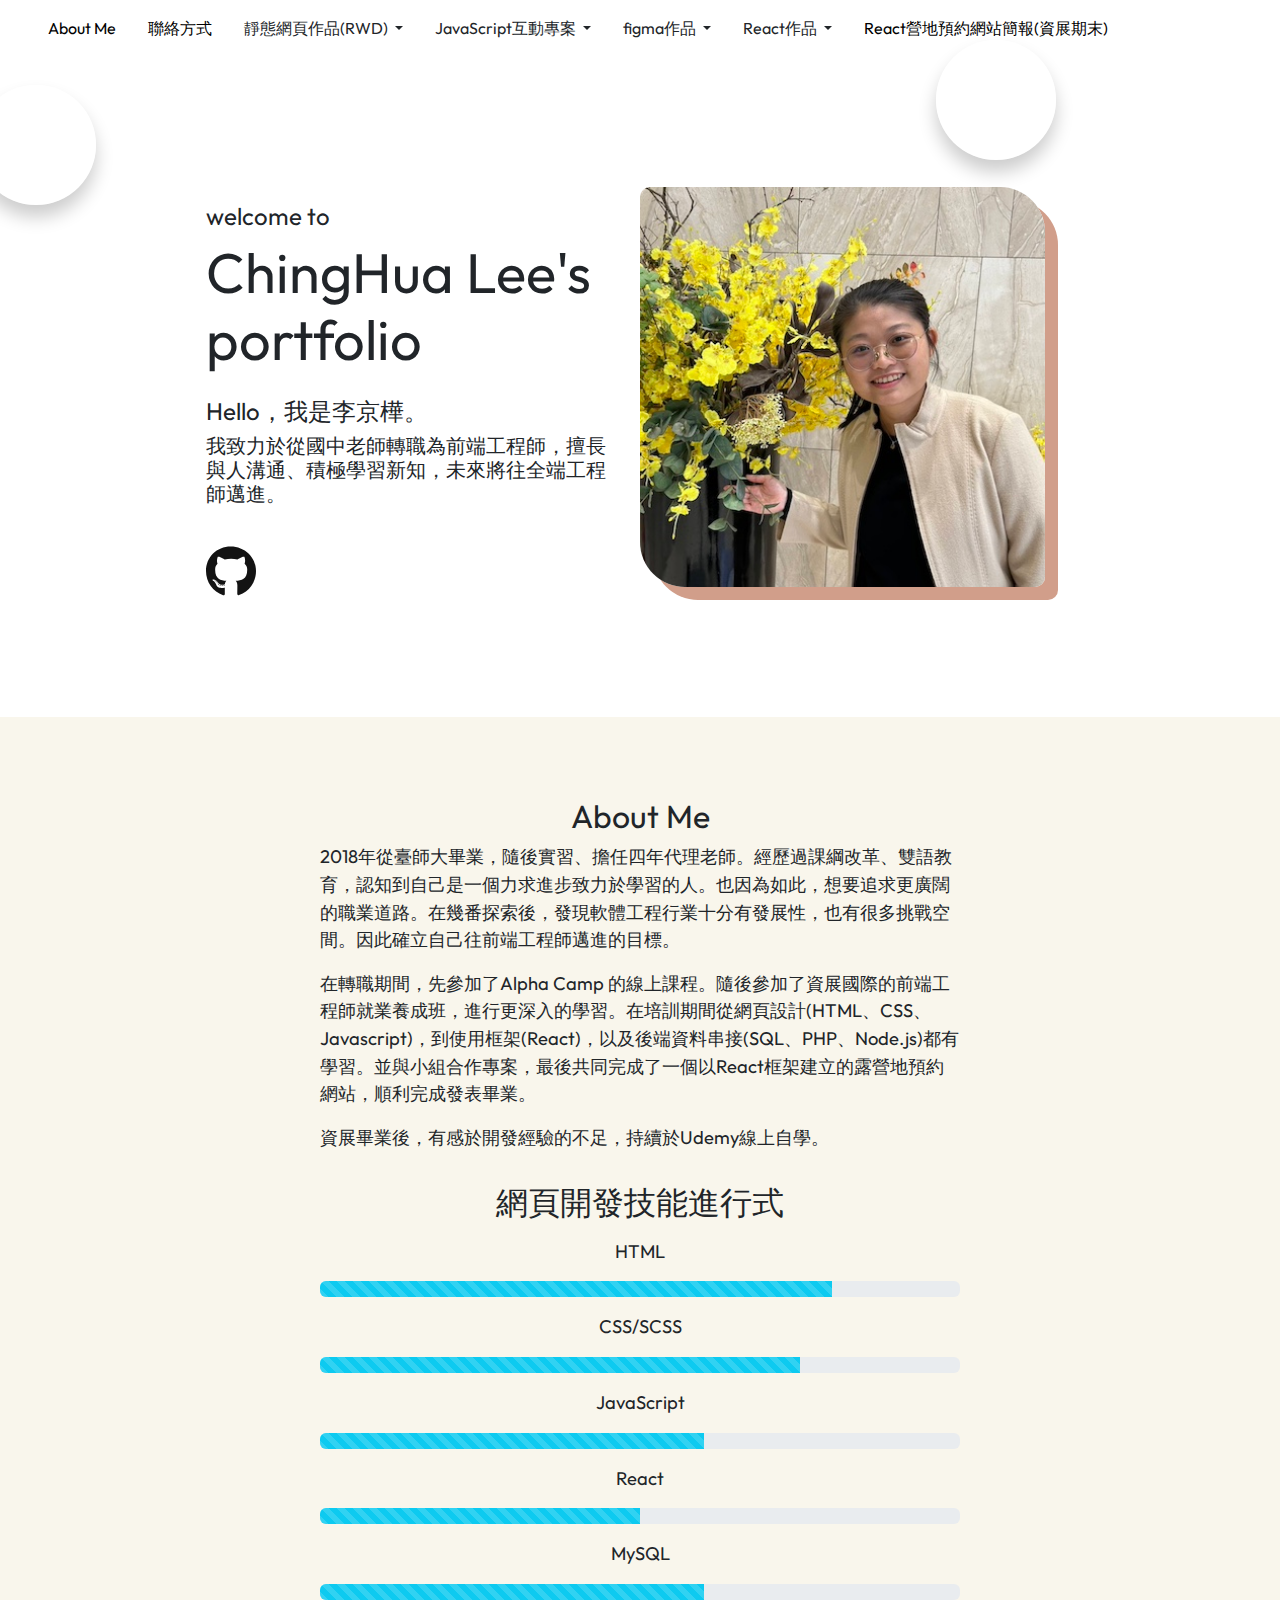
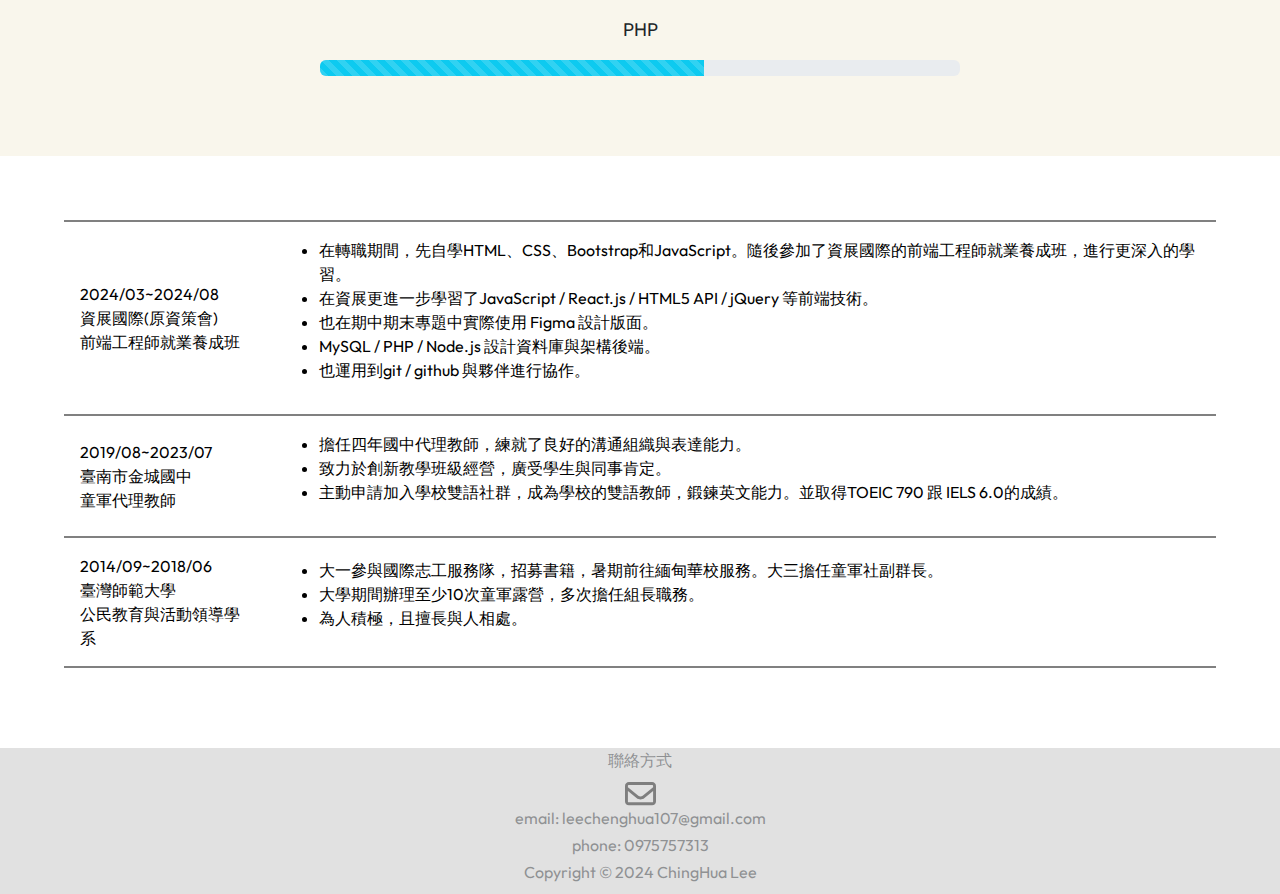
<file: index.html>
<!DOCTYPE html>
<html lang="en">
  <head>
    <meta charset="UTF-8" />
    <meta name="viewport" content="width=device-width, initial-scale=1.0" />
    <title>ChingHua的個人網頁</title>
    <link
      href="https://cdn.jsdelivr.net/npm/bootstrap@5.3.3/dist/css/bootstrap.min.css"
      rel="stylesheet"
      integrity="sha384-QWTKZyjpPEjISv5WaRU9OFeRpok6YctnYmDr5pNlyT2bRjXh0JMhjY6hW+ALEwIH"
      crossorigin="anonymous"
    />
    <link rel="preconnect" href="https://fonts.googleapis.com" />
    <link rel="preconnect" href="https://fonts.gstatic.com" crossorigin />
    <link
      href="https://fonts.googleapis.com/css2?family=Baloo+2&family=Outfit:wght@100..900&family=Roboto+Condensed:ital,wght@0,100..900;1,100..900&display=swap"
      rel="stylesheet"
    />
    <link rel="stylesheet" href="./styles/style.css" />
    <link rel="stylesheet" href="./styles/bubble.css" />
  </head>
  <body>
    <nav>
      <ul>
        <li><a href="#aboutMe">About Me</a></li>
        <li><a href="#footer">聯絡方式</a></li>
        <li class="nav-item dropdown">
          <a
            class="nav-link dropdown-toggle"
            href="#"
            role="button"
            data-bs-toggle="dropdown"
            aria-expanded="false"
          >
            靜態網頁作品(RWD)
          </a>
          <ul class="dropdown-menu">
            <li>
              <a target="_blank" href="./圍棋網站/index.html">圍棋網站</a>
            </li>
            <li>
              <a target="_blank" href="./日本旅遊網站/index.html"
                >日本旅遊網站</a
              >
            </li>
            <li>
              <a target="_blank" href="./AC resume/index.html">履歷切版練習</a>
            </li>
          </ul>
        </li>
        <li class="nav-item dropdown">
          <a
            class="nav-link dropdown-toggle"
            href="#"
            role="button"
            data-bs-toggle="dropdown"
            aria-expanded="false"
          >
            JavaScript互動專案
          </a>
          <ul class="dropdown-menu">
            <li>
              <a target="_blank" href="./成績計算網站/index.html"
                >成績計算網站</a
              >
            </li>
            <li>
              <a target="_blank" href="./貪食蛇遊戲/index.html">貪食蛇遊戲</a>
            </li>
            <li>
              <a target="_blank" href="./彈跳球遊戲/index.html">彈跳球遊戲</a>
            </li>
          </ul>
        </li>
        <li class="nav-item dropdown">
          <a
            class="nav-link dropdown-toggle"
            href="#"
            role="button"
            data-bs-toggle="dropdown"
            aria-expanded="false"
          >
            figma作品
          </a>
          <ul class="dropdown-menu">
            <li>
              <a
                target="_blank"
                href="https://www.figma.com/proto/jmiHXV4upZ4cz2iJnovz2p/%E7%87%9F%E5%9C%B0%E9%A0%90%E8%A8%82%E7%B6%B2%E7%AB%99%E8%A8%AD%E8%A8%88?node-id=2-30&node-type=frame&t=VEtl0X2ZYYajhAxS-0&scaling=min-zoom&content-scaling=fixed&page-id=0%3A1"
                >營地預約網站</a
              >
            </li>
            <li>
              <a
                target="_blank"
                href="https://www.figma.com/proto/jmiHXV4upZ4cz2iJnovz2p/%E7%87%9F%E5%9C%B0%E9%A0%90%E8%A8%82%E7%B6%B2%E7%AB%99%E8%A8%AD%E8%A8%88?node-id=32-1049&node-type=frame&t=VEtl0X2ZYYajhAxS-0&scaling=min-zoom&content-scaling=fixed&page-id=0%3A1"
                >網站設計</a
              >
            </li>
          </ul>
        </li>
        <li class="nav-item dropdown">
          <a
            class="nav-link dropdown-toggle"
            href="#"
            role="button"
            data-bs-toggle="dropdown"
            aria-expanded="false"
          >
            React作品
          </a>
          <ul class="dropdown-menu">
            <li>
              <a target="_blank" href="https://my-react-todo-xi.vercel.app/"
                >待辦事項清單</a
              >
            </li>
          </ul>
        </li>
        <li>
          <a
            target="_blank"
            href="https://www.canva.com/design/DAGVN6QQels/bsWk6JLCcGNNSsmJDkpBOg/view?utm_content=DAGVN6QQels&utm_campaign=designshare&utm_medium=link&utm_source=editor"
            >React營地預約網站簡報(資展期末)</a
          >
        </li>
      </ul>
    </nav>
    <main>
      <div id="background-wrap">
        <div class="bubble x1"></div>
        <div class="bubble x2"></div>
        <div class="bubble x3"></div>
        <div class="bubble x4"></div>
        <div class="bubble x5"></div>
      </div>
      <section class="main-area">
        <div class="info">
          <h2>welcome to</h2>
          <h1>ChingHua Lee's portfolio</h1>
          <h2>Hello，我是李京樺。</h2>
          <h3>
            我致力於從國中老師轉職為前端工程師，擅長與人溝通、積極學習新知，未來將往全端工程師邁進。
          </h3>
          <a
            href="https://github.com/leechinghua/leechinghua.github.io"
            class="githubLink"
          >
            <svg
              xmlns="http://www.w3.org/2000/svg"
              width="50"
              height="50"
              viewBox="0 0 60 59"
              fill="none"
              class="githubSVG"
            >
              <path
                d="M20.0685 47.1048C20.0685 47.3468 19.7903 47.5403 19.4395 47.5403C19.0403 47.5766 18.7621 47.3831 18.7621 47.1048C18.7621 46.8629 19.0403 46.6694 19.3911 46.6694C19.754 46.6331 20.0685 46.8266 20.0685 47.1048ZM16.3065 46.5605C16.2218 46.8024 16.4637 47.0806 16.8266 47.1532C17.1411 47.2742 17.504 47.1532 17.5766 46.9113C17.6492 46.6694 17.4194 46.3911 17.0565 46.2823C16.7419 46.1976 16.3911 46.3186 16.3065 46.5605ZM21.6532 46.3548C21.3024 46.4395 21.0605 46.6694 21.0968 46.9476C21.1331 47.1895 21.4476 47.3468 21.8105 47.2621C22.1613 47.1774 22.4032 46.9476 22.3669 46.7056C22.3306 46.4758 22.004 46.3186 21.6532 46.3548ZM29.6129 0C12.8347 0 0 12.7379 0 29.5161C0 42.9315 8.44355 54.4113 20.504 58.4516C22.0524 58.7298 22.5968 57.7742 22.5968 56.9879C22.5968 56.2379 22.5605 52.1008 22.5605 49.5605C22.5605 49.5605 14.0927 51.375 12.3145 45.9556C12.3145 45.9556 10.9355 42.4355 8.95161 41.5282C8.95161 41.5282 6.18145 39.629 9.14516 39.6653C9.14516 39.6653 12.1573 39.9073 13.8145 42.7863C16.4637 47.4556 20.9032 46.1129 22.6331 45.3145C22.9113 43.379 23.6976 42.0363 24.5685 41.2379C17.8065 40.4879 10.9839 39.5081 10.9839 27.871C10.9839 24.5444 11.9032 22.875 13.8387 20.746C13.5242 19.9597 12.496 16.7177 14.1532 12.5323C16.6814 11.746 22.5 15.7984 22.5 15.7984C24.9194 15.121 27.5202 14.7702 30.0968 14.7702C32.6734 14.7702 35.2742 15.121 37.6935 15.7984C37.6935 15.7984 43.5121 11.7339 46.0403 12.5323C47.6976 16.7298 46.6694 19.9597 46.3548 20.746C48.2903 22.8871 49.4758 24.5565 49.4758 27.871C49.4758 39.5444 42.3508 40.4758 35.5887 41.2379C36.7016 42.1936 37.6452 44.0081 37.6452 46.8508C37.6452 50.9274 37.6089 55.9718 37.6089 56.9637C37.6089 57.75 38.1653 58.7056 39.7016 58.4274C51.7984 54.4113 60 42.9315 60 29.5161C60 12.7379 46.3911 0 29.6129 0ZM11.7581 41.7218C11.6008 41.8427 11.6371 42.121 11.8427 42.3508C12.0363 42.5444 12.3145 42.629 12.4718 42.4718C12.629 42.3508 12.5927 42.0726 12.3871 41.8427C12.1935 41.6492 11.9153 41.5645 11.7581 41.7218ZM10.4516 40.7419C10.3669 40.8992 10.4879 41.0927 10.7298 41.2137C10.9234 41.3347 11.1653 41.2984 11.25 41.129C11.3347 40.9718 11.2137 40.7782 10.9718 40.6573C10.7298 40.5847 10.5363 40.621 10.4516 40.7419ZM14.371 45.0484C14.1774 45.2056 14.25 45.5686 14.5282 45.7984C14.8065 46.0766 15.1573 46.1129 15.3145 45.9194C15.4718 45.7621 15.3992 45.3992 15.1573 45.1694C14.8911 44.8911 14.5282 44.8548 14.371 45.0484ZM12.9919 43.2702C12.7984 43.3911 12.7984 43.7056 12.9919 43.9839C13.1855 44.2621 13.5121 44.3831 13.6694 44.2621C13.8629 44.1048 13.8629 43.7903 13.6694 43.5121C13.5 43.2339 13.1855 43.1129 12.9919 43.2702Z"
                fill="#131313"
              />
            </svg>
          </a>
        </div>
        <div class="img-area">
          <img src="./img/169116.jpg" class="avatar" alt="個人照片" />
        </div>
      </section>
      <section class="about-me" id="aboutMe">
        <section class="description">
          <h2>About Me</h2>
          <p>
            2018年從臺師大畢業，隨後實習、擔任四年代理老師。經歷過課綱改革、雙語教育，認知到自己是一個力求進步致力於學習的人。也因為如此，想要追求更廣闊的職業道路。在幾番探索後，發現軟體工程行業十分有發展性，也有很多挑戰空間。因此確立自己往前端工程師邁進的目標。
          </p>
          <p>
            在轉職期間，先參加了Alpha Camp
            的線上課程。隨後參加了資展國際的前端工程師就業養成班，進行更深入的學習。在培訓期間從網頁設計(HTML、CSS、Javascript)，到使用框架(React)，以及後端資料串接(SQL、PHP、Node.js)都有學習。並與小組合作專案，最後共同完成了一個以React框架建立的露營地預約網站，順利完成發表畢業。
          </p>
          <p>資展畢業後，有感於開發經驗的不足，持續於Udemy線上自學。</p>
          <div class="progress-bar-area">
            <h2>網頁開發技能進行式</h2>
            <p>HTML</p>
            <div class="progress">
              <div
                class="progress-bar progress-bar-striped progress-bar-animated bg-info"
                role="progressbar"
                aria-valuenow="75"
                aria-valuemin="0"
                aria-valuemax="100"
                style="width: 80%"
              ></div>
            </div>
            <p>CSS/SCSS</p>
            <div class="progress">
              <div
                class="progress-bar progress-bar-striped progress-bar-animated bg-info"
                role="progressbar"
                aria-valuenow="75"
                aria-valuemin="0"
                aria-valuemax="100"
                style="width: 75%"
              ></div>
            </div>
            <p>JavaScript</p>
            <div class="progress">
              <div
                class="progress-bar progress-bar-striped progress-bar-animated bg-info"
                role="progressbar"
                aria-valuenow="75"
                aria-valuemin="0"
                aria-valuemax="100"
                style="width: 60%"
              ></div>
            </div>
            <p>React</p>
            <div class="progress">
              <div
                class="progress-bar progress-bar-striped progress-bar-animated bg-info"
                role="progressbar"
                aria-valuenow="75"
                aria-valuemin="0"
                aria-valuemax="100"
                style="width: 50%"
              ></div>
            </div>
            <p>MySQL</p>
            <div class="progress">
              <div
                class="progress-bar progress-bar-striped progress-bar-animated bg-info"
                role="progressbar"
                aria-valuenow="75"
                aria-valuemin="0"
                aria-valuemax="100"
                style="width: 60%"
              ></div>
            </div>
            <p>PHP</p>
            <div class="progress">
              <div
                class="progress-bar progress-bar-striped progress-bar-animated bg-info"
                role="progressbar"
                aria-valuenow="75"
                aria-valuemin="0"
                aria-valuemax="100"
                style="width: 60%"
              ></div>
            </div>
          </div>
        </section>
      </section>
      <section class="resume">
        <section class="table">
          <table>
            <tr style="border-top: 2px solid grey">
              <td>
                2024/03~2024/08<br />資展國際(原資策會)<br />前端工程師就業養成班
              </td>
              <td>
                <ul>
                  <li>
                    在轉職期間，先自學HTML、CSS、Bootstrap和JavaScript。隨後參加了資展國際的前端工程師就業養成班，進行更深入的學習。
                  </li>
                  <li>
                    在資展更進一步學習了JavaScript / React.js / HTML5 API /
                    jQuery 等前端技術。
                  </li>
                  <li>也在期中期末專題中實際使用 Figma 設計版面。</li>
                  <li>MySQL / PHP / Node.js 設計資料庫與架構後端。</li>
                  <li>也運用到git / github 與夥伴進行協作。</li>
                </ul>
              </td>
            </tr>
            <tr>
              <td>2019/08~2023/07<br />臺南市金城國中<br />童軍代理教師</td>
              <td>
                <ul>
                  <li>
                    擔任四年國中代理教師，練就了良好的溝通組織與表達能力。
                  </li>
                  <li>致力於創新教學班級經營，廣受學生與同事肯定。</li>
                  <li>
                    主動申請加入學校雙語社群，成為學校的雙語教師，鍛鍊英文能力。並取得TOEIC
                    790 跟 IELS 6.0的成績。
                  </li>
                </ul>
              </td>
            </tr>
            <tr>
              <td>
                2014/09~2018/06<br />臺灣師範大學<br />公民教育與活動領導學系
              </td>
              <td>
                <ul>
                  <li>
                    大一參與國際志工服務隊，招募書籍，暑期前往緬甸華校服務。大三擔任童軍社副群長。
                  </li>
                  <li>大學期間辦理至少10次童軍露營，多次擔任組長職務。</li>
                  <li>為人積極，且擅長與人相處。</li>
                </ul>
              </td>
            </tr>
          </table>
        </section>
        <!-- <section class="picture">
          <img src="./img/169116.jpg" alt="個人照片" />
          <div class="greenRect"></div>
          <div class="greenRect2"></div>
          <div class="greenRect3"></div>
        </section> -->
      </section>
    </main>
    <footer id="footer">
      <h6>聯絡方式</h6>
      <div>
        <a href="mailto:leechenghua107@gmail.com" class="email-link">
          <svg
            xmlns="http://www.w3.org/2000/svg"
            width="31"
            height="31"
            viewBox="0 0 31 31"
            fill="none"
            class="email-icon"
          >
            <path
              d="M3.875 6.90625C3.34219 6.90625 2.90625 7.34219 2.90625 7.875V9.21309L13.3506 17.7865C14.6039 18.8158 16.4021 18.8158 17.6555 17.7865L28.0938 9.21309V7.875C28.0938 7.34219 27.6578 6.90625 27.125 6.90625H3.875ZM2.90625 12.973V23.375C2.90625 23.9078 3.34219 24.3438 3.875 24.3438H27.125C27.6578 24.3438 28.0938 23.9078 28.0938 23.375V12.973L19.4961 20.0328C17.1711 21.94 13.8229 21.94 11.5039 20.0328L2.90625 12.973ZM0 7.875C0 5.7377 1.7377 4 3.875 4H27.125C29.2623 4 31 5.7377 31 7.875V23.375C31 25.5123 29.2623 27.25 27.125 27.25H3.875C1.7377 27.25 0 25.5123 0 23.375V7.875Z"
              fill="black"
            />
          </svg>
        </a>
        <h6>email: leechenghua107@gmail.com</h6>
        <h6>phone: 0975757313</h6>
      </div>

      <h6>Copyright © 2024 ChingHua Lee</h6>
    </footer>
    <script
      src="https://cdn.jsdelivr.net/npm/bootstrap@5.3.3/dist/js/bootstrap.bundle.min.js"
      integrity="sha384-YvpcrYf0tY3lHB60NNkmXc5s9fDVZLESaAA55NDzOxhy9GkcIdslK1eN7N6jIeHz"
      crossorigin="anonymous"
    ></script>
    <script src="./app.js"></script>
  </body>
</html>
</file>
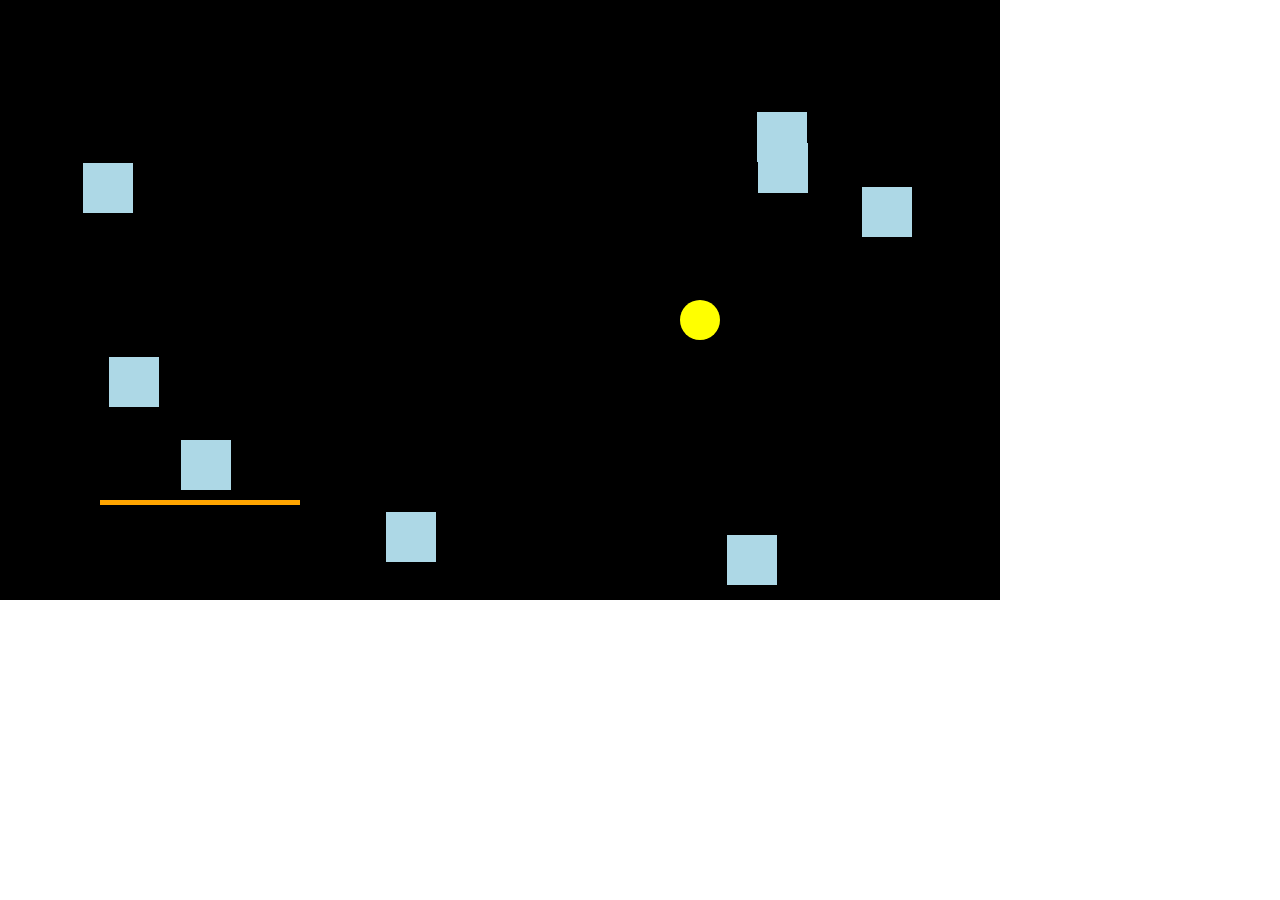
<file: 彈跳球遊戲/index.html>
<!DOCTYPE html>
<html lang="en">
  <head>
    <meta charset="UTF-8" />
    <meta name="viewport" content="width=device-width, initial-scale=1.0" />
    <title>彈跳球遊戲</title>
    <link rel="stylesheet" href="./style.css" />
  </head>
  <body>
    <canvas
      id="myCanvas"
      width="1000px"
      height="600px"
      style="background-color: black"
    ></canvas>
    <!-- <div id="scores">
      <p id="myScore">分數：</p>
      <button type="button" id="Start" onclick="location.reload()">
        開始新遊戲
      </button>
    </div> -->

    <script src="./app.js"></script>
  </body>
</html>
</file>
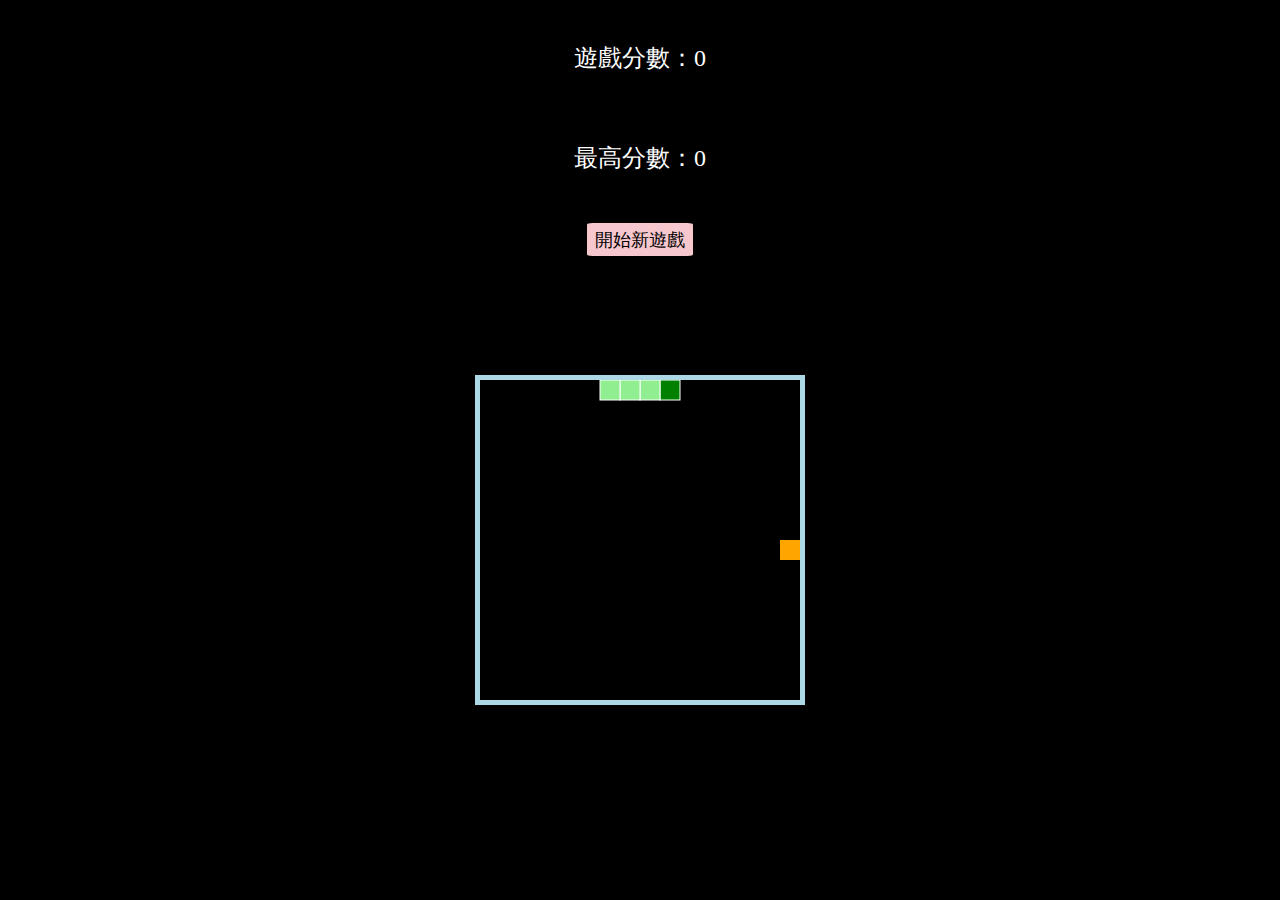
<file: 貪食蛇遊戲/index.html>
<!DOCTYPE html>
<html lang="en">
  <head>
    <meta charset="UTF-8" />
    <meta name="viewport" content="width=device-width, initial-scale=1.0" />
    <title>貪食蛇遊戲</title>
    <link rel="stylesheet" href="./style.css" />
  </head>
  <body>
    <canvas
      id="myCanvas"
      width="320"
      height="320"
      style="background-color: black"
    ></canvas>
    <p id="myScore"></p>
    <p id="myScore2"></p>
    <button type="button" id="Start" onclick="location.reload()">
      開始新遊戲
    </button>
    <script src="./app.js"></script>
  </body>
</html>
</file>
<file: styles/style.css>
@charset "UTF-8";
* {
  margin: 0;
  padding: 0;
  box-sizing: border-box;
  font-family: "Outfit", "Baloo 2", sans-serif;
}

h1,
h2,
h3,
h4,
h5,
h6 {
  font-weight: normal;
}

:root {
  --primary-1: #7fabc1;
  --primary-2: #bfdbe9;
  --secondary-1: #d19e8a;
  --secondary-2: #f6f1e4;
  --secondary-3: #f9f6ec;
}

body nav {
  background-color: #fff;
  position: sticky;
  top: 0;
  z-index: 5;
}
body nav ul {
  display: flex;
}
body nav ul li {
  list-style: none;
  margin: 1rem;
}
body nav ul li a {
  color: #000;
  text-decoration: none;
}
body nav ul li a:hover {
  color: var(--secondary-1);
}
body main section.main-area {
  min-height: 70vh;
  background-color: #fff;
  display: flex;
  flex-wrap: wrap;
  justify-content: center;
  align-items: center;
  margin-bottom: 15px;
}
body main section.main-area div.info {
  flex-basis: 450px;
  padding: 1rem;
}
body main section.main-area div.info h1 {
  font-size: 3.5rem;
}
body main section.main-area div.info h2 {
  font-size: 1.5rem;
  margin-top: 1.5rem;
}
body main section.main-area div.info h3 {
  font-size: 1.25rem;
}
body main section.main-area div.info a {
  display: inline-block;
  margin-top: 2rem;
  transition: all 0.2s ease;
}
body main section.main-area div.info a:hover {
  transform: scale(1.2);
}
body main section.main-area div.img-area {
  flex-basis: 450px;
}
body main section.main-area div.img-area img {
  width: 90%;
  border-radius: 10px 45px 10px 45px;
  box-shadow: 13px 13px 0px var(--secondary-1);
}
body main section.about-me {
  background-color: var(--secondary-3);
  padding: 5rem 0rem;
  display: flex;
  justify-content: center;
}
body main section.about-me section.description {
  text-align: center;
  width: 50%;
}
body main section.about-me section.description h2 {
  font-size: 2rem;
}
body main section.about-me section.description p {
  font-size: 1.15rem;
  text-align: left;
}
body main section.about-me section.description .progress-bar-area h2 {
  font-size: 2rem;
  margin-top: 2rem;
}
body main section.about-me section.description .progress-bar-area p {
  margin-top: 1rem;
  text-align: center;
}
body main section.resume {
  padding: 2rem;
}
body main section.resume section.table {
  display: flex;
  padding: 2rem;
  justify-content: center;
}
body main section.resume section.table table {
  border-collapse: collapse;
  --bs-table-bg: none;
}
body main section.resume section.table table tr {
  border-bottom: 2px solid grey;
  transition: all 0.2s ease;
}
body main section.resume section.table table tr:hover {
  background-color: var(--primary-2);
}
body main section.resume section.table table tr td {
  padding: 1rem;
}
body footer {
  display: flex;
  flex-direction: column;
  height: 146px;
  opacity: 0.5;
  background: var(--grey-400, #C4C4C4);
  justify-content: center;
  text-align: center;
}
body footer .email-link {
  color: black;
  /* 這裡定義正常狀態的顏色 */
  text-decoration: none;
  /* 移除預設的底線 */
  transition: color 0.3s ease;
  /* 添加動畫效果讓變色更平滑 */
}
body footer .email-link:hover .email-icon path {
  fill: var(--secondary-1);
}

@media screen and (max-width: 800px) {
  body main section.about-me section.description {
    width: 80%;
  }
  body main section.resume section.picture div.greenRect,
  body main section.resume section.picture div.greenRect2,
  body main section.resume section.picture div.greenRect3 {
    display: none;
  }
}
@media screen and (max-width: 750px) {
  body nav {
    position: static;
  }
  body nav ul {
    flex-direction: column;
  }
  body main section.resume section.table table tr {
    display: flex;
    flex-wrap: wrap;
  }
}/*# sourceMappingURL=style.css.map */
</file>
<file: styles/bubble.css>
#background-wrap {
  position: fixed;
  bottom: 0;
  top: 0;
  right: 0;
  left: 0;
  z-index: 10;
  pointer-events: none;
}
.bubble {
  width: 200px;
  height: 200px;
  border-radius: 50%;
  position: absolute;
  box-shadow: 0 20px 30px rgba(0, 0, 0, 0.2),
    inset 0px 10px 30px 5px rgba(255, 255, 255, 1);
}
@keyframes animateBubble {
  0% {
    margin-top: 1000px;
  }
  100% {
    margin-top: -100%;
  }
}
@keyframes sideWays {
  0% {
    margin-left: 0px;
  }
  100% {
    margin-left: 50px;
  }
}
.x1 {
  animation: animateBubble 25s linear infinite,
    sideWays 2s ease-in-out infinite alternate;
  left: -5%;
  top: 5%;
  transform: scale(0.6);
}
.x2 {
  animation: animateBubble 15s linear infinite,
    sideWays 1.5s ease-in-out infinite alternate;
  left: 50%;
  top: -20%;
  transform: scale(0.4);
}
.x3 {
  animation: animateBubble 30s linear infinite,
    sideWays 5s ease-in-out infinite alternate;
  left: 70%;
  top: 0%;
  transform: scale(0.6);
}
.x4 {
  animation: animateBubble 40s linear infinite,
    sideWays 2s ease-in-out infinite alternate;
  left: 80%;
  top: -50%;
  transform: scale(0.8);
}
.x5 {
  animation: animateBubble 20s linear infinite,
    sideWays 2s ease-in-out infinite alternate;
  left: -20%;
  top: 30%;
  transform: scale(0.6);
}
</file>
<file: 彈跳球遊戲/style.css>
* {
  padding: 0;
  margin: 0;
  box-sizing: border-box;
}
/* body {
  display: flex;
  flex-direction: column;
  justify-content: space-evenly;
  align-items: center;
} */
/* #myCanvas {

} */
</file>
<file: 貪食蛇遊戲/style.css>
* {
  padding: 0;
  border: 0;
  box-sizing: border-box;
}

body {
  background-color: #000;
  display: flex;
  flex-direction: column;
  align-items: center;
}
#myCanvas {
  border: 5px solid lightblue;
  position: absolute;
  top: 60%;
  left: 50%;
  transform: translate(-50%, -50%);
}

#myScore,
#myScore2 {
  color: #fff;
  font-size: 1.5rem;
  padding: 10px;
}
#Start {
  padding: 0.25rem 0.5rem;
  background-color: rgb(247, 199, 206);
  font-size: 1.15rem;
  display: block;
  margin-top: 15px;
  border-radius: 5%;
}
</file>
